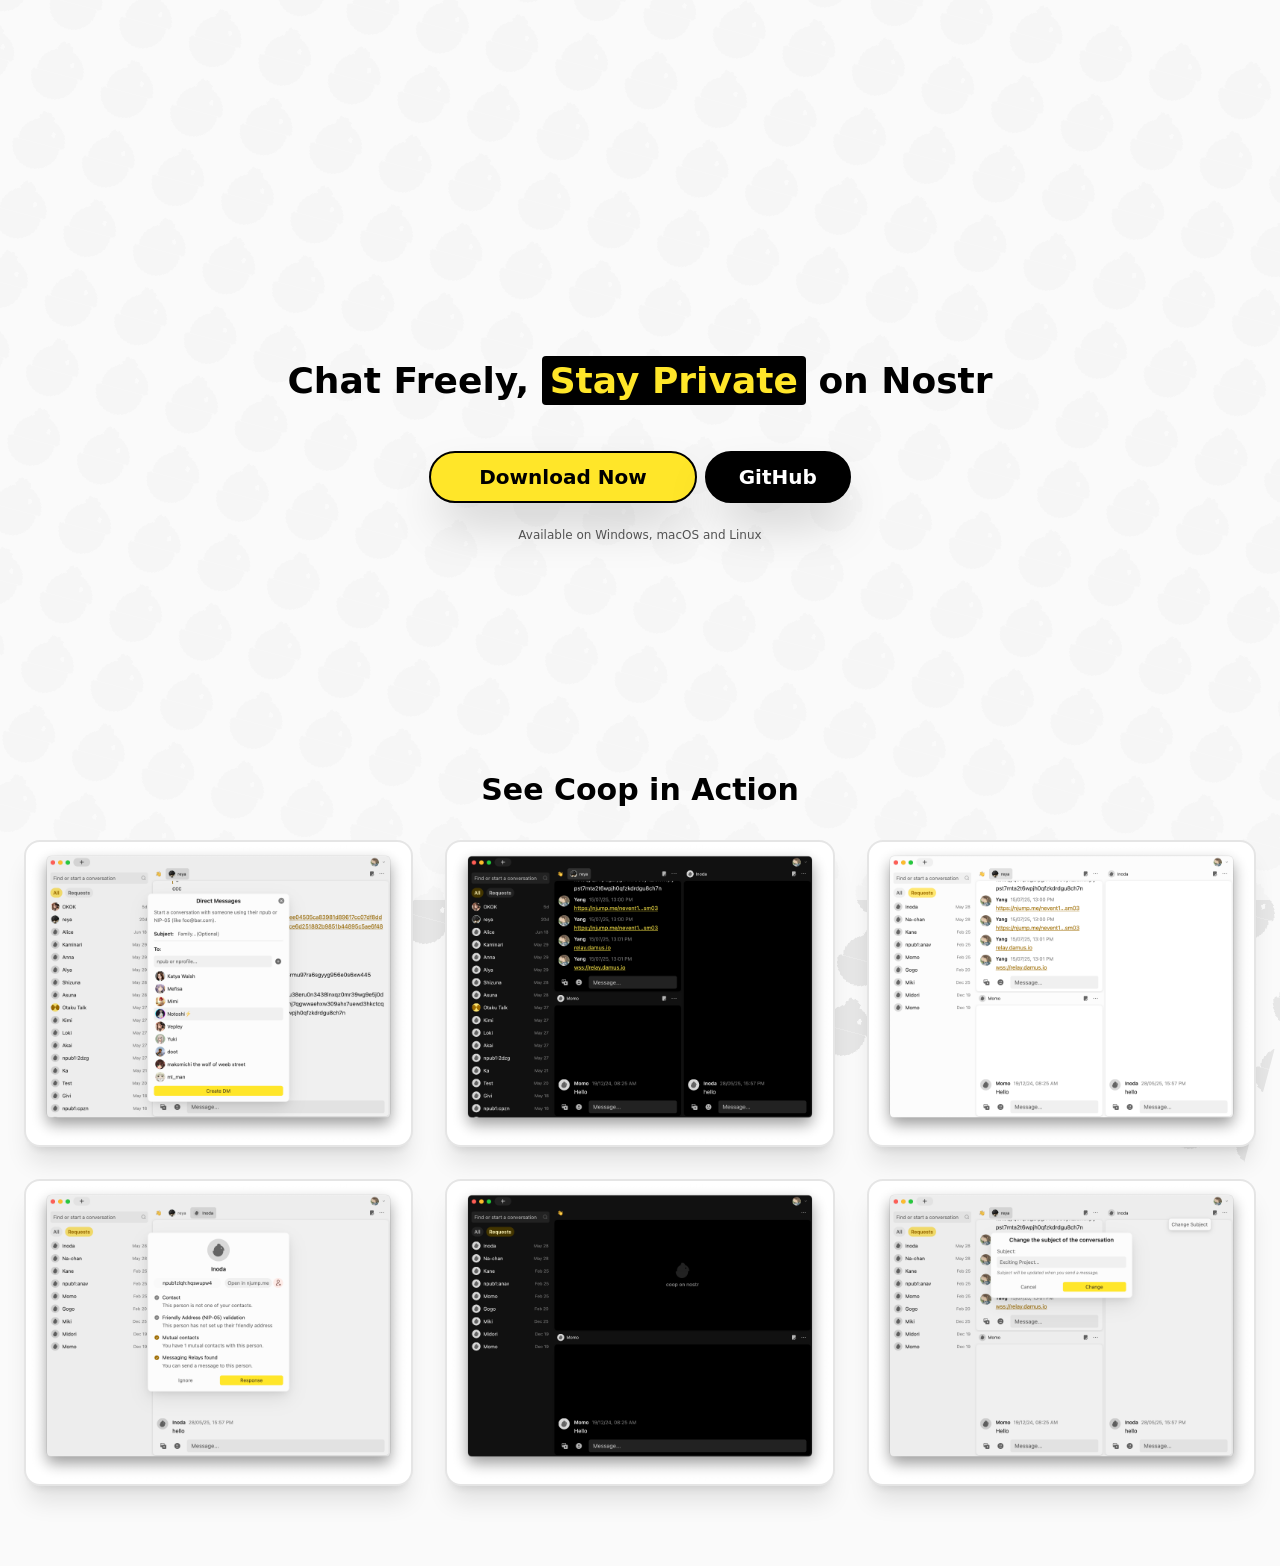
<file: out/index.html>
<!DOCTYPE html><html lang="en"><head><meta charSet="utf-8"/><meta name="viewport" content="width=device-width, initial-scale=1"/><link rel="preload" as="image" href="./screenshots/screenshot-1.png"/><link rel="preload" as="image" href="./screenshots/screenshot-2.png"/><link rel="preload" as="image" href="./screenshots/screenshot-3.png"/><link rel="preload" as="image" href="./screenshots/screenshot-6.png"/><link rel="preload" as="image" href="./screenshots/screenshot-7.png"/><link rel="preload" as="image" href="./screenshots/screenshot-9.png"/><link rel="stylesheet" href="./_next/static/css/f15eeded5eaf8bce.css" data-precedence="next"/><link rel="preload" as="script" fetchPriority="low" href="./_next/static/chunks/webpack-acaf234e067f164f.js"/><script src="./_next/static/chunks/8490244b-0fd47197f55ae511.js" async=""></script><script src="./_next/static/chunks/571-026e0413d0507c81.js" async=""></script><script src="./_next/static/chunks/main-app-5d0dd6c0edaa45dc.js" async=""></script><script src="./_next/static/chunks/app/page-31d18d0c1e6ae4a9.js" async=""></script><title>Coop</title><meta name="description" content="Chat Freely, Stay Private on Nostr."/><script src="./_next/static/chunks/polyfills-42372ed130431b0a.js" noModule=""></script></head><body><div class="min-h-screen bg-neutral-50 text-black overflow-hidden relative"><div class="fixed inset-0 opacity-8"><div class="absolute inset-0" style="background-image:url(&#x27;./logo.svg&#x27;);background-size:60px 60px;background-repeat:repeat;transform:rotate(15deg) scale(1.2);transform-origin:center"></div></div><div class="fixed inset-0 bg-neutral-50/80"></div><main class="relative z-10 flex flex-col items-center justify-center min-h-screen px-6 text-center"><div class="max-w-4xl mx-auto"><h1 class="text-2xl md:text-4xl font-black mb-12 leading-tight text-black">Chat Freely,<!-- --> <span class="text-[#FFE629] bg-black px-2 py-1 rounded">Stay Private</span> <!-- -->on Nostr</h1><div class="flex flex-col sm:flex-row gap-2 items-center justify-center mb-6"><a data-slot="button" class="inline-flex items-center justify-center gap-2 whitespace-nowrap disabled:pointer-events-none disabled:opacity-50 [&amp;_svg]:pointer-events-none [&amp;_svg:not([class*=&#x27;size-&#x27;])]:size-4 shrink-0 [&amp;_svg]:shrink-0 outline-none focus-visible:border-ring focus-visible:ring-ring/50 focus-visible:ring-[3px] aria-invalid:ring-destructive/20 dark:aria-invalid:ring-destructive/40 aria-invalid:border-destructive h-10 has-[&gt;svg]:px-4 bg-[#FFE629] hover:bg-[#e6cf24] text-black hover:text-black font-bold text-xl px-12 py-6 rounded-full shadow-2xl transform hover:scale-105 transition-all duration-200 border-2 border-black" href="https://github.com/lumehq/coop/releases/latest">Download Now</a><button data-slot="button" class="inline-flex items-center justify-center gap-2 whitespace-nowrap disabled:pointer-events-none disabled:opacity-50 [&amp;_svg]:pointer-events-none [&amp;_svg:not([class*=&#x27;size-&#x27;])]:size-4 shrink-0 [&amp;_svg]:shrink-0 outline-none focus-visible:border-ring focus-visible:ring-ring/50 focus-visible:ring-[3px] aria-invalid:ring-destructive/20 dark:aria-invalid:ring-destructive/40 aria-invalid:border-destructive dark:bg-input/30 dark:border-input dark:hover:bg-input/50 h-10 has-[&gt;svg]:px-4 bg-black hover:bg-neutral-800 text-white hover:text-white font-bold text-xl px-8 py-6 rounded-full shadow-2xl transform hover:scale-105 transition-all duration-200 border-2 border-black"><a href="https://github.com/lumehq/coop/">GitHub</a></button></div><p class="text-neutral-600 text-xs mt-4">Available on Windows, macOS and Linux</p></div></main><section class="relative z-10 -mt-32 px-6 pb-20"><div class="max-w-7xl mx-auto"><h2 class="text-2xl md:text-3xl font-black text-center mb-8 text-black">See Coop in Action</h2><div class="grid grid-cols-1 md:grid-cols-2 lg:grid-cols-3 gap-8"><div class="group cursor-pointer"><div class="bg-white rounded-2xl shadow-xl overflow-hidden border-2 border-black/10"><img src="./screenshots/screenshot-1.png" alt="Coop chat interface with direct messages dialog" class="w-full h-auto"/></div></div><div class="group cursor-pointer"><div class="bg-white rounded-2xl shadow-xl overflow-hidden border-2 border-black/10"><img src="./screenshots/screenshot-2.png" alt="Coop dark mode interface with multiple conversations" class="w-full h-auto"/></div></div><div class="group cursor-pointer"><div class="bg-white rounded-2xl shadow-xl overflow-hidden border-2 border-black/10"><img src="./screenshots/screenshot-3.png" alt="Coop light theme with conversation list" class="w-full h-auto"/></div></div><div class="group cursor-pointer"><div class="bg-white rounded-2xl shadow-xl overflow-hidden border-2 border-black/10"><img src="./screenshots/screenshot-6.png" alt="Contact information and validation features" class="w-full h-auto"/></div></div><div class="group cursor-pointer"><div class="bg-white rounded-2xl shadow-xl overflow-hidden border-2 border-black/10"><img src="./screenshots/screenshot-7.png" alt="Coop branding and dark theme" class="w-full h-auto"/></div></div><div class="group cursor-pointer"><div class="bg-white rounded-2xl shadow-xl overflow-hidden border-2 border-black/10"><img src="./screenshots/screenshot-9.png" alt="Conversation subject change dialog" class="w-full h-auto"/></div></div></div></div></section></div><script src="./_next/static/chunks/webpack-acaf234e067f164f.js" async=""></script><script>(self.__next_f=self.__next_f||[]).push([0])</script><script>self.__next_f.push([1,"1:\"$Sreact.fragment\"\n2:I[464,[],\"\"]\n3:I[6950,[],\"\"]\n4:I[9713,[\"974\",\"static/chunks/app/page-31d18d0c1e6ae4a9.js\"],\"\"]\n5:I[4880,[],\"OutletBoundary\"]\n8:I[4880,[],\"ViewportBoundary\"]\na:I[4880,[],\"MetadataBoundary\"]\nc:I[6751,[],\"\"]\n:HL[\"./_next/static/css/f15eeded5eaf8bce.css\",\"style\"]\n"])</script><script>self.__next_f.push([1,"0:{\"P\":null,\"b\":\"GdpuJgz6tg_W8TDkI-t38\",\"p\":\".\",\"c\":[\"\",\"\"],\"i\":false,\"f\":[[[\"\",{\"children\":[\"__PAGE__\",{}]},\"$undefined\",\"$undefined\",true],[\"\",[\"$\",\"$1\",\"c\",{\"children\":[[[\"$\",\"link\",\"0\",{\"rel\":\"stylesheet\",\"href\":\"./_next/static/css/f15eeded5eaf8bce.css\",\"precedence\":\"next\",\"crossOrigin\":\"$undefined\",\"nonce\":\"$undefined\"}]],[\"$\",\"html\",null,{\"lang\":\"en\",\"children\":[[\"$\",\"head\",null,{}],[\"$\",\"body\",null,{\"children\":[\"$\",\"$L2\",null,{\"parallelRouterKey\":\"children\",\"error\":\"$undefined\",\"errorStyles\":\"$undefined\",\"errorScripts\":\"$undefined\",\"template\":[\"$\",\"$L3\",null,{}],\"templateStyles\":\"$undefined\",\"templateScripts\":\"$undefined\",\"notFound\":[[[\"$\",\"title\",null,{\"children\":\"404: This page could not be found.\"}],[\"$\",\"div\",null,{\"style\":{\"fontFamily\":\"system-ui,\\\"Segoe UI\\\",Roboto,Helvetica,Arial,sans-serif,\\\"Apple Color Emoji\\\",\\\"Segoe UI Emoji\\\"\",\"height\":\"100vh\",\"textAlign\":\"center\",\"display\":\"flex\",\"flexDirection\":\"column\",\"alignItems\":\"center\",\"justifyContent\":\"center\"},\"children\":[\"$\",\"div\",null,{\"children\":[[\"$\",\"style\",null,{\"dangerouslySetInnerHTML\":{\"__html\":\"body{color:#000;background:#fff;margin:0}.next-error-h1{border-right:1px solid rgba(0,0,0,.3)}@media (prefers-color-scheme:dark){body{color:#fff;background:#000}.next-error-h1{border-right:1px solid rgba(255,255,255,.3)}}\"}}],[\"$\",\"h1\",null,{\"className\":\"next-error-h1\",\"style\":{\"display\":\"inline-block\",\"margin\":\"0 20px 0 0\",\"padding\":\"0 23px 0 0\",\"fontSize\":24,\"fontWeight\":500,\"verticalAlign\":\"top\",\"lineHeight\":\"49px\"},\"children\":404}],[\"$\",\"div\",null,{\"style\":{\"display\":\"inline-block\"},\"children\":[\"$\",\"h2\",null,{\"style\":{\"fontSize\":14,\"fontWeight\":400,\"lineHeight\":\"49px\",\"margin\":0},\"children\":\"This page could not be found.\"}]}]]}]}]],[]],\"forbidden\":\"$undefined\",\"unauthorized\":\"$undefined\"}]}]]}]]}],{\"children\":[\"__PAGE__\",[\"$\",\"$1\",\"c\",{\"children\":[[\"$\",\"div\",null,{\"className\":\"min-h-screen bg-neutral-50 text-black overflow-hidden relative\",\"children\":[[\"$\",\"div\",null,{\"className\":\"fixed inset-0 opacity-8\",\"children\":[\"$\",\"div\",null,{\"className\":\"absolute inset-0\",\"style\":{\"backgroundImage\":\"url('./logo.svg')\",\"backgroundSize\":\"60px 60px\",\"backgroundRepeat\":\"repeat\",\"transform\":\"rotate(15deg) scale(1.2)\",\"transformOrigin\":\"center\"}}]}],[\"$\",\"div\",null,{\"className\":\"fixed inset-0 bg-neutral-50/80\"}],[\"$\",\"main\",null,{\"className\":\"relative z-10 flex flex-col items-center justify-center min-h-screen px-6 text-center\",\"children\":[\"$\",\"div\",null,{\"className\":\"max-w-4xl mx-auto\",\"children\":[[\"$\",\"h1\",null,{\"className\":\"text-2xl md:text-4xl font-black mb-12 leading-tight text-black\",\"children\":[\"Chat Freely,\",\" \",[\"$\",\"span\",null,{\"className\":\"text-[#FFE629] bg-black px-2 py-1 rounded\",\"children\":\"Stay Private\"}],\" \",\"on Nostr\"]}],[\"$\",\"div\",null,{\"className\":\"flex flex-col sm:flex-row gap-2 items-center justify-center mb-6\",\"children\":[[\"$\",\"$L4\",null,{\"href\":\"https://github.com/lumehq/coop/releases/latest\",\"children\":\"Download Now\",\"data-slot\":\"button\",\"className\":\"inline-flex items-center justify-center gap-2 whitespace-nowrap disabled:pointer-events-none disabled:opacity-50 [\u0026_svg]:pointer-events-none [\u0026_svg:not([class*='size-'])]:size-4 shrink-0 [\u0026_svg]:shrink-0 outline-none focus-visible:border-ring focus-visible:ring-ring/50 focus-visible:ring-[3px] aria-invalid:ring-destructive/20 dark:aria-invalid:ring-destructive/40 aria-invalid:border-destructive h-10 has-[\u003esvg]:px-4 bg-[#FFE629] hover:bg-[#e6cf24] text-black hover:text-black font-bold text-xl px-12 py-6 rounded-full shadow-2xl transform hover:scale-105 transition-all duration-200 border-2 border-black\",\"ref\":null}],[\"$\",\"button\",null,{\"data-slot\":\"button\",\"className\":\"inline-flex items-center justify-center gap-2 whitespace-nowrap disabled:pointer-events-none disabled:opacity-50 [\u0026_svg]:pointer-events-none [\u0026_svg:not([class*='size-'])]:size-4 shrink-0 [\u0026_svg]:shrink-0 outline-none focus-visible:border-ring focus-visible:ring-ring/50 focus-visible:ring-[3px] aria-invalid:ring-destructive/20 dark:aria-invalid:ring-destructive/40 aria-invalid:border-destructive dark:bg-input/30 dark:border-input dark:hover:bg-input/50 h-10 has-[\u003esvg]:px-4 bg-black hover:bg-neutral-800 text-white hover:text-white font-bold text-xl px-8 py-6 rounded-full shadow-2xl transform hover:scale-105 transition-all duration-200 border-2 border-black\",\"children\":[\"$\",\"$L4\",null,{\"href\":\"https://github.com/lumehq/coop/\",\"children\":\"GitHub\"}]}]]}],[\"$\",\"p\",null,{\"className\":\"text-neutral-600 text-xs mt-4\",\"children\":\"Available on Windows, macOS and Linux\"}]]}]}],[\"$\",\"section\",null,{\"className\":\"relative z-10 -mt-32 px-6 pb-20\",\"children\":[\"$\",\"div\",null,{\"className\":\"max-w-7xl mx-auto\",\"children\":[[\"$\",\"h2\",null,{\"className\":\"text-2xl md:text-3xl font-black text-center mb-8 text-black\",\"children\":\"See Coop in Action\"}],[\"$\",\"div\",null,{\"className\":\"grid grid-cols-1 md:grid-cols-2 lg:grid-cols-3 gap-8\",\"children\":[[\"$\",\"div\",null,{\"className\":\"group cursor-pointer\",\"children\":[\"$\",\"div\",null,{\"className\":\"bg-white rounded-2xl shadow-xl overflow-hidden border-2 border-black/10\",\"children\":[\"$\",\"img\",null,{\"src\":\"./screenshots/screenshot-1.png\",\"alt\":\"Coop chat interface with direct messages dialog\",\"className\":\"w-full h-auto\"}]}]}],[\"$\",\"div\",null,{\"className\":\"group cursor-pointer\",\"children\":[\"$\",\"div\",null,{\"className\":\"bg-white rounded-2xl shadow-xl overflow-hidden border-2 border-black/10\",\"children\":[\"$\",\"img\",null,{\"src\":\"./screenshots/screenshot-2.png\",\"alt\":\"Coop dark mode interface with multiple conversations\",\"className\":\"w-full h-auto\"}]}]}],[\"$\",\"div\",null,{\"className\":\"group cursor-pointer\",\"children\":[\"$\",\"div\",null,{\"className\":\"bg-white rounded-2xl shadow-xl overflow-hidden border-2 border-black/10\",\"children\":[\"$\",\"img\",null,{\"src\":\"./screenshots/screenshot-3.png\",\"alt\":\"Coop light theme with conversation list\",\"className\":\"w-full h-auto\"}]}]}],[\"$\",\"div\",null,{\"className\":\"group cursor-pointer\",\"children\":[\"$\",\"div\",null,{\"className\":\"bg-white rounded-2xl shadow-xl overflow-hidden border-2 border-black/10\",\"children\":[\"$\",\"img\",null,{\"src\":\"./screenshots/screenshot-6.png\",\"alt\":\"Contact information and validation features\",\"className\":\"w-full h-auto\"}]}]}],[\"$\",\"div\",null,{\"className\":\"group cursor-pointer\",\"children\":[\"$\",\"div\",null,{\"className\":\"bg-white rounded-2xl shadow-xl overflow-hidden border-2 border-black/10\",\"children\":[\"$\",\"img\",null,{\"src\":\"./screenshots/screenshot-7.png\",\"alt\":\"Coop branding and dark theme\",\"className\":\"w-full h-auto\"}]}]}],[\"$\",\"div\",null,{\"className\":\"group cursor-pointer\",\"children\":[\"$\",\"div\",null,{\"className\":\"bg-white rounded-2xl shadow-xl overflow-hidden border-2 border-black/10\",\"children\":[\"$\",\"img\",null,{\"src\":\"./screenshots/screenshot-9.png\",\"alt\":\"Conversation subject change dialog\",\"className\":\"w-full h-auto\"}]}]}]]}]]}]}]]}],\"$undefined\",null,[\"$\",\"$L5\",null,{\"children\":[\"$L6\",\"$L7\",null]}]]}],{},null,false]},null,false],[\"$\",\"$1\",\"h\",{\"children\":[null,[\"$\",\"$1\",\"28RIJ04DYbWatsxQRVz7e\",{\"children\":[[\"$\",\"$L8\",null,{\"children\":\"$L9\"}],null]}],[\"$\",\"$La\",null,{\"children\":\"$Lb\"}]]}],false]],\"m\":\"$undefined\",\"G\":[\"$c\",\"$undefined\"],\"s\":false,\"S\":true}\n"])</script><script>self.__next_f.push([1,"9:[[\"$\",\"meta\",\"0\",{\"charSet\":\"utf-8\"}],[\"$\",\"meta\",\"1\",{\"name\":\"viewport\",\"content\":\"width=device-width, initial-scale=1\"}]]\n6:null\n"])</script><script>self.__next_f.push([1,"7:null\nb:[[\"$\",\"title\",\"0\",{\"children\":\"Coop\"}],[\"$\",\"meta\",\"1\",{\"name\":\"description\",\"content\":\"Chat Freely, Stay Private on Nostr.\"}]]\n"])</script></body></html>
</file>
